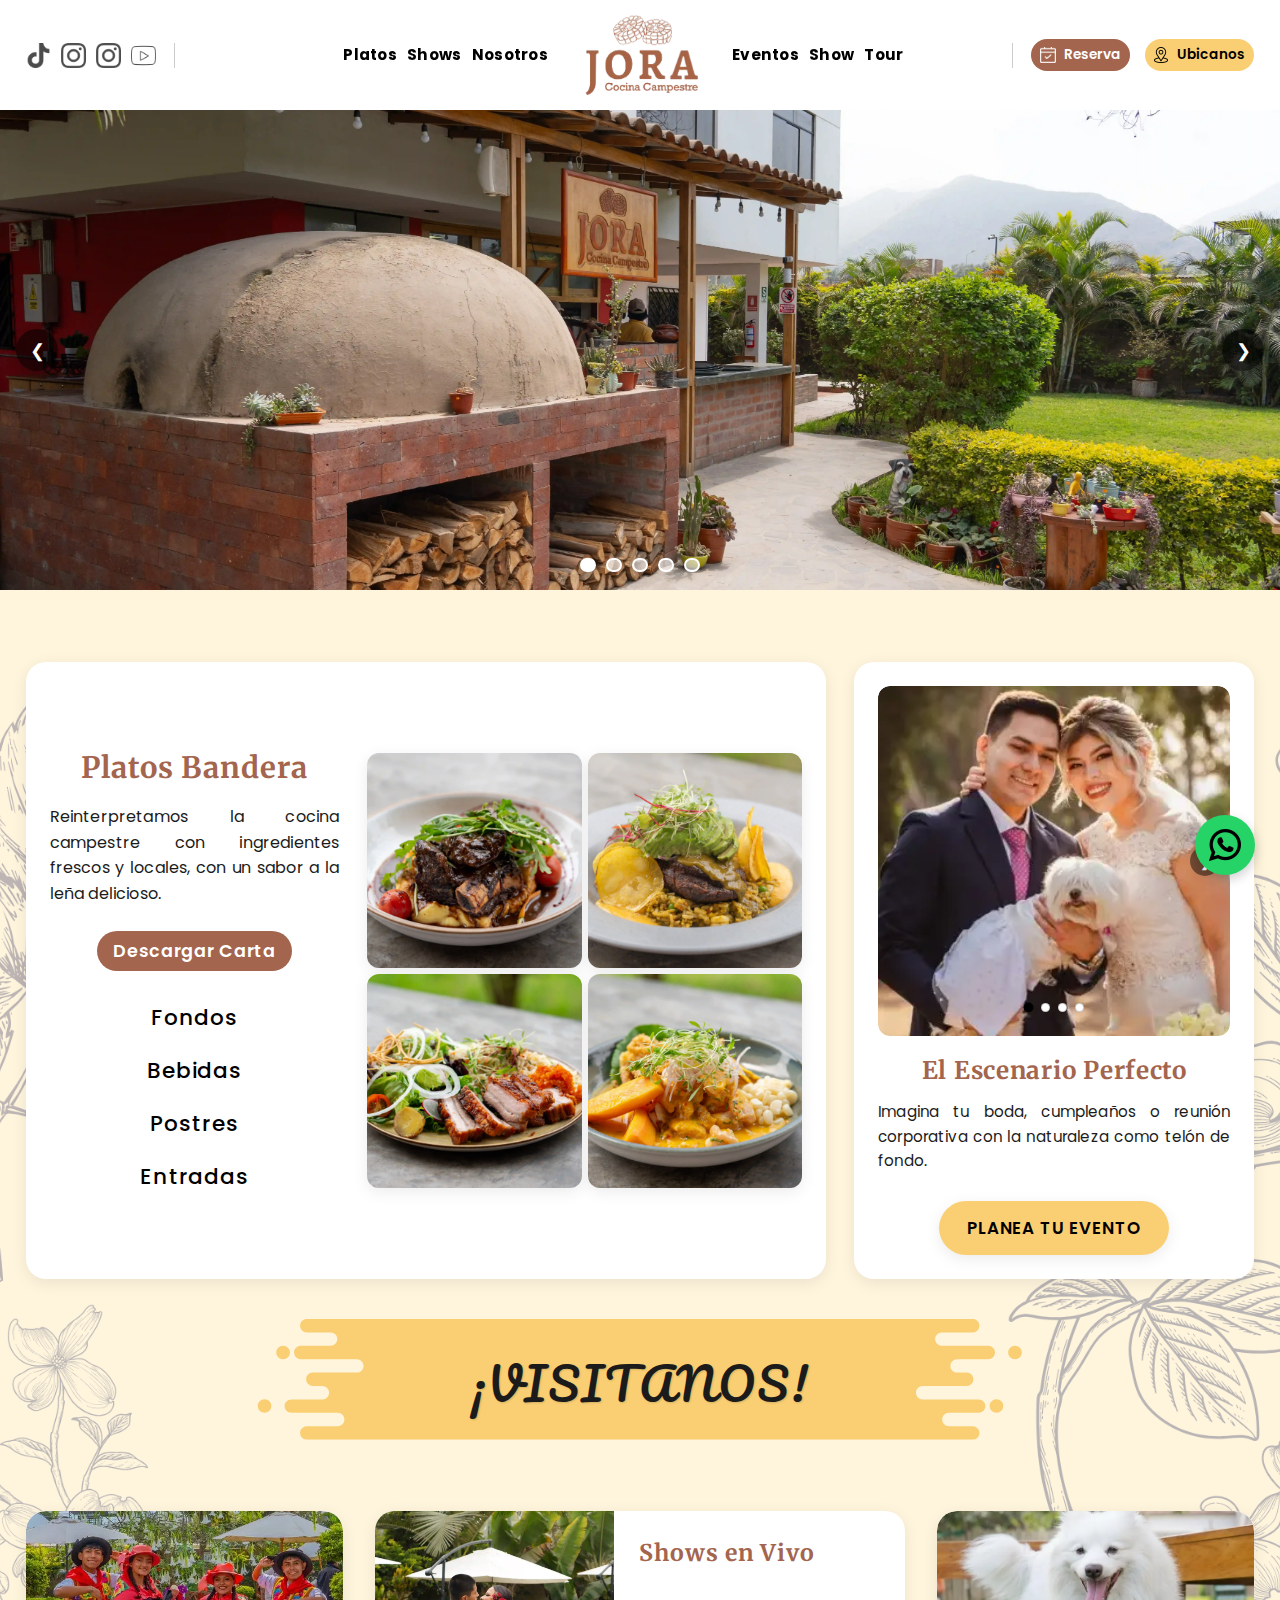
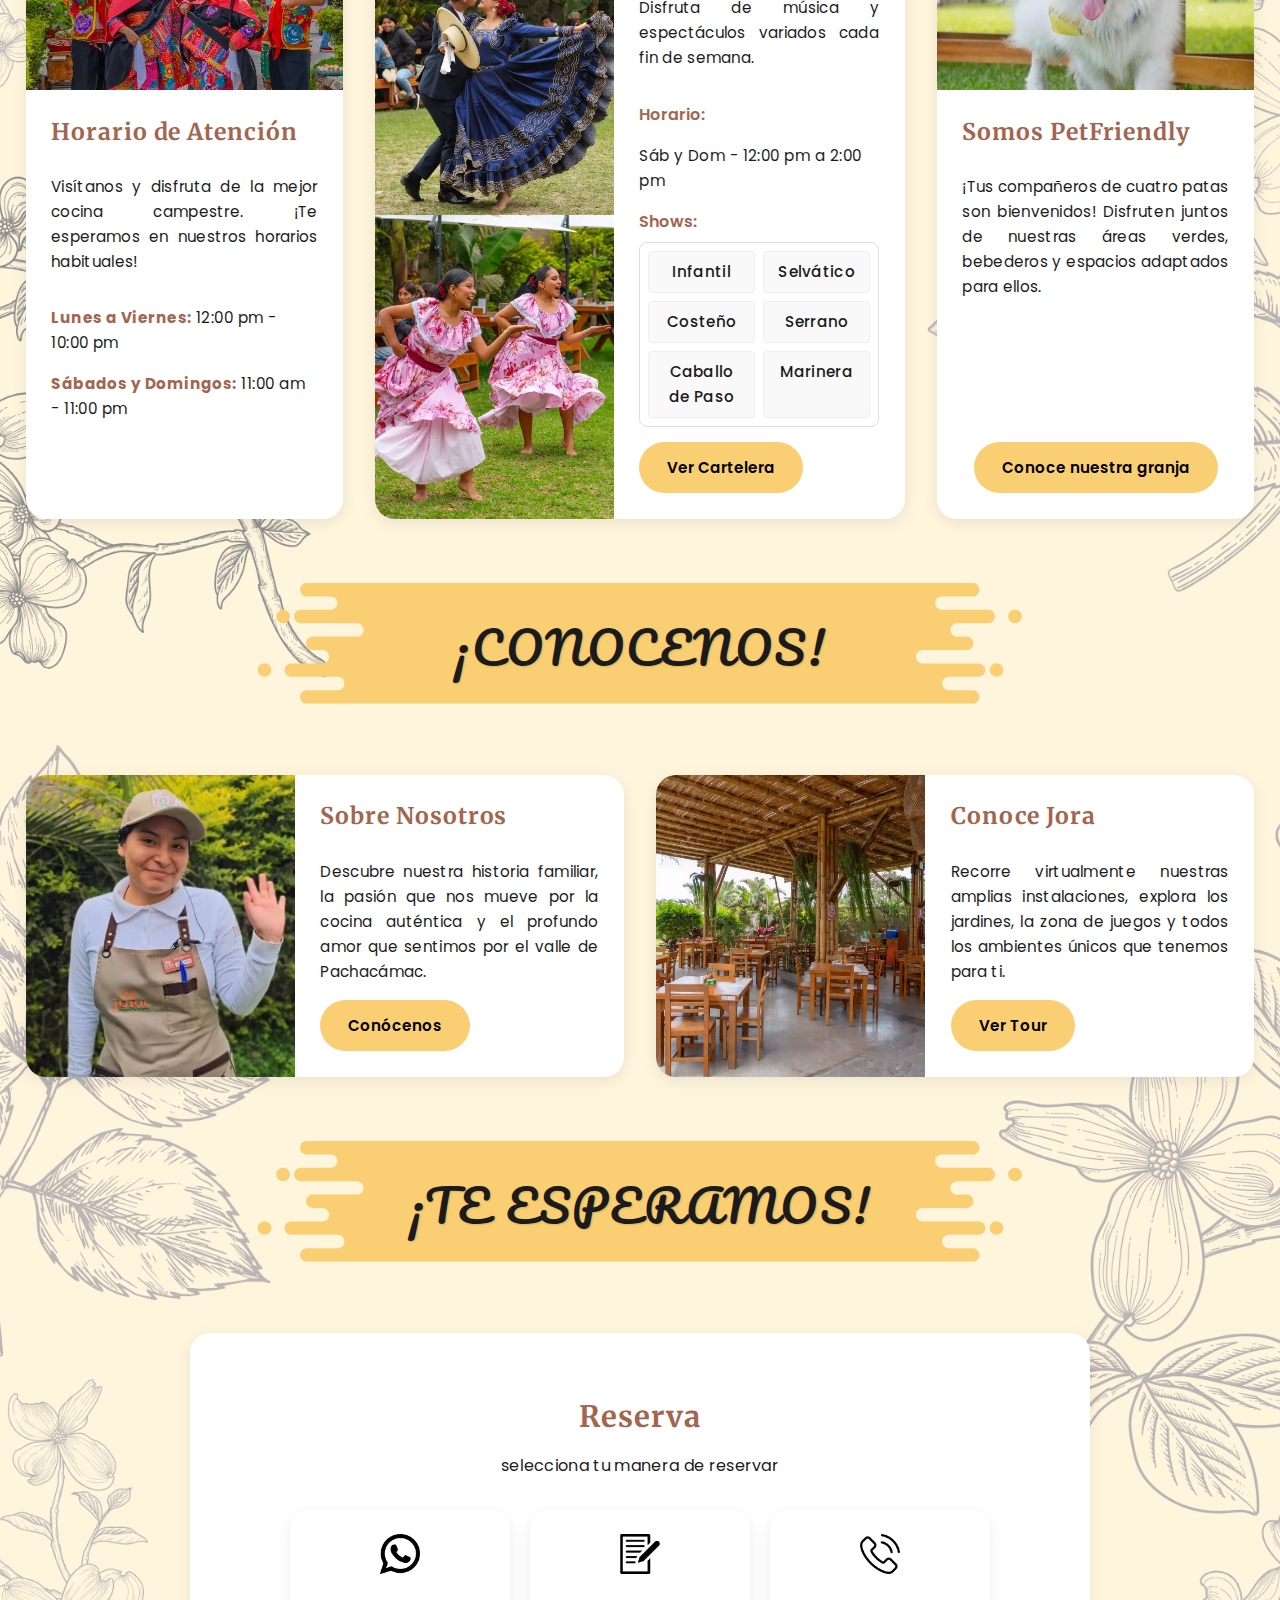
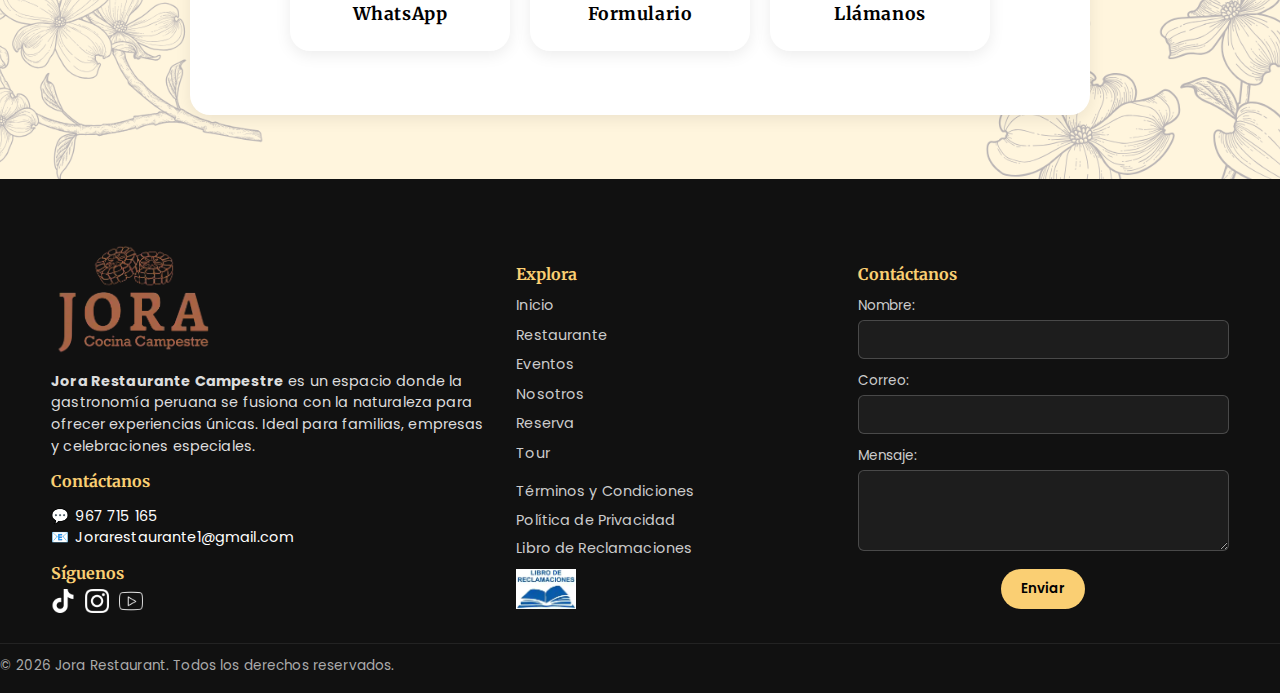
<file: index.html>
<!doctype html>
<html lang="es">
    <head>
        <meta charset="UTF-8" />
        <meta name="viewport" content="width=device-width, initial-scale=1" />
        <meta name="description" content="Jora Restaurant en Pachacámac: cocina campestre de autor, eventos y reservas." />
        <title>Jora Restaurant - Cocina Campestre de Autor</title>

        <link rel="preconnect" href="https://fonts.gstatic.com" crossorigin>
        <link href="https://fonts.googleapis.com/css2?family=Merriweather:wght@700&family=Poppins:wght@400;500;600&display=swap" rel="stylesheet">
        <link href="https://fonts.googleapis.com/css2?family=Pacifico&display=swap" rel="stylesheet">
        
        <link rel="stylesheet" href="styles/style.css" />

        <script defer src="main.js"></script>
    </head>
    <body>
        
        <header class="site-header">
            <div class="container header-inner">
        
                <div class="social-links-mobile">
                    <a href="https://www.tiktok.com/@jorarestaurante" aria-label="TikTok Jora" target="_blank"><img src="imagenes/tiktok.webp" alt="TikTok"></a>
                    <a href="https://www.instagram.com/jorarestaurante/?hl=es" aria-label="Instagram Jora" target="_blank"><img src="imagenes/ig.webp" alt="Instagram"></a>
                </div>
                
                <div class="header-col-left"> 
                    <div class="social-icons">
                        <a href="https://www.tiktok.com/@jorarestaurante" aria-label="TikTok Jora" target="_blank"><img src="imagenes/tiktok.webp" alt="TikTok"></a>
                        <a href="https://www.instagram.com/jorarestaurante/?hl=es" aria-label="Instagram Jora" target="_blank"><img src="imagenes/ig.webp" alt="Instagram"></a>
                        <a href="https://www.facebook.com/p/Jora-Restaurante-100068304454260/?locale=es_LA" aria-label="Facebook Jora" target="_blank"><img src="imagenes/ig.webp" alt="Facebook"></a>
                        <a href="#" aria-label="YouTube Jora" target="_blank"><img src="imagenes/youtube.webp" alt="YouTube"></a>
                    </div>
                    <span class="nav-separator"></span>
                    <nav class="primary-nav-desktop-left" aria-label="Navegación izquierda"> 
                        <ul>
                            <li><a href="#platos">Platos</a></li>
                            <li><a href="#visitanos">Shows</a></li>
                            <li><a href="#conocenos">Nosotros</a></li>
                        </ul>
                    </nav>
                </div>
        
                <a class="logo" href="#inicio" aria-label="Jora Restaurant - Ir a inicio" onclick="event.preventDefault(); window.scrollTo({top: 0, behavior: 'smooth'});">
                    <img src="imagenes/JORALOGOMEJOR.webp" alt="Logo de Jora Restaurant Campestre" width="260" height="76" />
                </a>
                
                <div class="header-col-right">
                    <nav class="primary-nav-desktop-right" aria-label="Navegación derecha"> 
                        <ul>
                            <li><a href="eventos.html">Eventos</a></li>
                            <li><a href="shows.html">Show</a></li>
                            <li><a href="tour.html">Tour</a></li>
                        </ul>
                    </nav>
                    <span class="nav-separator"></span>
                    <div class="header-ctas">
                        <a href="#reserva" class="nav-cta nav-cta-reserva"> 
                            <img src="imagenes/reserva.webp" alt="Reservar">
                            <span>Reserva</span>
                        </a>
                        <a href="https://maps.app.goo.gl/1N38ejmfC8MJ4Jpj9" target="_blank" rel="noopener noreferrer" class="nav-cta nav-cta-ubicanos">
                            <img src="imagenes/ubi.webp" alt="Ubicación">
                            <span>Ubicanos</span>
                        </a>
                    </div>
                </div>
                
                <nav id="primary-nav-mobile" class="primary-nav-mobile" aria-label="Navegación principal móvil">
                    <div class="social-links-mobile-in-menu">
                        <a href="https://www.tiktok.com/@jorarestaurante" aria-label="TikTok Jora" target="_blank"><img src="imagenes/tiktok.webp" alt="TikTok"></a>
                        <a href="https://www.instagram.com/jorarestaurante/?hl=es" aria-label="Instagram Jora" target="_blank"><img src="imagenes/ig.webp" alt="Instagram"></a>
                        <a href="https://www.facebook.com/p/Jora-Restaurante-100068304454260/?locale=es_LA" aria-label="Facebook Jora" target="_blank"><img src="imagenes/ig.webp" alt="Facebook"></a>
                        <a href="#" aria-label="YouTube Jora" target="_blank"><img src="imagenes/youtube.webp" alt="YouTube"></a>
                    </div>
                    <ul>
                        <li><a href="#inicio">Inicio</a></li>
                        <li><a href="comida.html">Platos</a></li>
                        <li><a href="bebidas.html">Bebidas</a></li>
                        <li><a href="eventos.html">Eventos</a></li>
                        <li><a href="shows.html">Show</a></li>
                        <li><a href="nosotros.html">Nosotros</a></li>
                        <li><a href="tour.html">Tour</a></li>
                    </ul>
                </nav>
                <button class="menu-toggle" aria-controls="primary-nav-mobile" aria-expanded="false" aria-label="Abrir menú" type="button">
                    <span class="menu-bar"></span><span class="menu-bar"></span><span class="menu-bar"></span>
                </button>
                
            </div>
        </header>

        <main id="inicio">
            <section class="hero">
                <div class="carousel" role="region" aria-label="Carrusel de imágenes">
                    <div class="slides">
                        <div class="slide active"><img src="./imagenes/foto1.webp" alt="Ambiente campestre soleado en Jora Restaurant" decoding="async" fetchpriority="high"></div>
                        <div class="slide"><img src="./imagenes/foto2.webp" alt="Parrilla a la leña encendida" loading="lazy" decoding="async"></div>
                        <div class="slide"><img src="./imagenes/foto3.webp" alt="Plato de comida típica peruana" loading="lazy" decoding="async"></div>
                        <div class="slide"><img src="./imagenes/foto4.webp" alt="Evento social al aire libre" loading="lazy" decoding="async"></div>
                        <div class="slide"><img src="./imagenes/foto5.webp" alt="Zona de juegos infantiles y áreas verdes" loading="lazy" decoding="async"></div>
                    </div>
                    <button class="prev" aria-label="Slide anterior" title="Anterior">❮</button>
                    <button class="next" aria-label="Slide siguiente" title="Siguiente">❯</button>
                    <div class="slider-dots" aria-label="Indicadores de carrusel" role="tablist"></div>
                    
                </div>
            </section>
            
            <section id="platos-movil" class="section mobile-platos-carousel-section">
                <h2 class="reserva-title" style="text-align: center; color: var(--color-secondary); margin-bottom: 24px;">Nuestros Platos Bandera</h2>
                
                <div class="mobile-platos-carousel" id="mobile-platos-carousel">
                    
                    <div class="carousel-slide active">
                        <img src="./imagenes/plato_bandera_1.webp" alt="Plato bandera: Carne con puré y brotes">
                        <div class="slide-text">
                            Reinterpretamos la cocina campestre peruana...
                            <br><a href="#reserva" class="btn-cta-carousel">Reserva Ya</a>
                        </div>
                    </div>
                    <div class="carousel-slide">
                        <img src="./imagenes/plato_bandera_2.webp" alt="Plato bandera: Pescado con salsa amarilla y aguacate">
                        <div class="slide-text">
                            Reinterpretamos la cocina campestre peruana...
                            <br><a href="#reserva" class="btn-cta-carousel">Reserva Ya</a>
                        </div>
                    </div>
                    <div class="carousel-slide">
                        <img src="./imagenes/plato_bandera_3.webp" alt="Plato bandera: Cerdo crocante con ensalada">
                        <div class="slide-text">
                            Reinterpretamos la cocina campestre peruana...
                            <br><a href="#reserva" class="btn-cta-carousel">Reserva Ya</a>
                        </div>
                    </div>
                    <div class="carousel-slide">
                        <img src="./imagenes/plato_bandera_4.webp" alt="Plato bandera: Causa limeña con pollo y brotes">
                        <div class="slide-text">
                            Reinterpretamos la cocina campestre peruana...
                            <br><a href="#reserva" class="btn-cta-carousel">Reserva Ya</a>
                        </div>
                    </div>
                </div>
                <div class="carousel-nav-mobile-platos">
                    <button class="prev-platos" aria-label="Anterior">❮</button>
                    <div class="carousel-dots-mobile-platos"></div>
                    <button class="next-platos" aria-label="Siguiente">❯</button>
                </div>
            </section>
            <div class="single-background-area">

                <section id="platos" class="section dual-focus-section">
    
                    <div class="container container-wide">
                        <div class="dual-layout-container">
                            <div class="dual-card card-platos">
                                <div class="platos-texto">
                                    <h2>Platos Bandera</h2>
                                    <p class="section-desc">Reinterpretamos la cocina campestre con ingredientes frescos y locales, con un sabor a la leña delicioso.</p>
                                    <ul class="platos-opciones">
                                        <li class="opcion-descargar"><a href="./archivos/CARTA.pdf" download>Descargar Carta</a></li>
                                        <li><a href="comida.html#fondos" data-target="1">Fondos</a></li>
                                        <li><a href="bebidas.html" data-target="2">Bebidas</a></li>
                                        <li><a href="comida.html#postres" data-target="3">Postres</a></li>
                                        <li><a href="comida.html#entradas" data-target="4">Entradas</a></li>
                                    </ul>
                                </div>
                                <div class="platos-fotos">
                                    <figure class="pb plato-1" data-id="1"><img src="./imagenes/plato_bandera_1.webp" alt="Plato bandera: Carne con puré y brotes" loading="lazy" decoding="async"></figure>
                                    <figure class="pb plato-2" data-id="2"><img src="./imagenes/plato_bandera_2.webp" alt="Plato bandera: Pescado con salsa amarilla y aguacate" loading="lazy" decoding="async"></figure>
                                    <figure class="pb plato-3" data-id="3"><img src="./imagenes/plato_bandera_3.webp" alt="Plato bandera: Cerdo crocante con ensalada" loading="lazy" decoding="async"></figure>
                                    <figure class="pb plato-4" data-id="4"><img src="./imagenes/plato_bandera_4.webp" alt="Plato bandera: Causa limeña con pollo y brotes" loading="lazy" decoding="async"></figure>
                                </div>
                            </div>
                            <div class="dual-card card-eventos">
    <div id="evento-carousel" class="cta-imagen cta-carousel">
        <div class="carousel-track-container">
            <ul class="carousel-track">
                <li class="carousel-slide current-slide">
                    <img class="carousel-image" src="./imagenes/wedding1.webp" alt="Boda en Jora - El Escenario Perfecto">
                </li>
                <li class="carousel-slide">
                    <img class="carousel-image" src="./imagenes/sociocultural1.webp" alt="Evento sociocultural en Jora - El Escenario Perfecto">
                </li>
                <li class="carousel-slide">
                    <img class="carousel-image" src="./imagenes/fiestaprivada1.webp" alt="Fiesta privada en Jora - El Escenario Perfecto">
                </li>
                <li class="carousel-slide">
                    <img class="carousel-image" src="./imagenes/evento1.webp" alt="Evento corporativo en Jora - El Escenario Perfecto">
                </li>
            </ul>
        </div>

        <button class="carousel-button carousel-button--left" aria-label="Imagen anterior">❮</button>
        <button class="carousel-button carousel-button--right" aria-label="Siguiente imagen">❯</button>

        <div class="carousel-nav">
            <button class="carousel-indicator current-slide" aria-label="Ir a imagen 1"></button>
            <button class="carousel-indicator" aria-label="Ir a imagen 2"></button>
            <button class="carousel-indicator" aria-label="Ir a imagen 3"></button>
            <button class="carousel-indicator" aria-label="Ir a imagen 4"></button>
        </div>
    </div>
    <div class="cta-texto">
        <h2 class="cta-titulo">El Escenario Perfecto</h2>
        <p class="cta-desc">Imagina tu boda, cumpleaños o reunión corporativa con la naturaleza como telón de fondo.</p>
        <a href="eventos.html" class="btn-cta">planea tu evento</a>
    </div>
</div>
                        </div>
                    </div>
                </section>

                <div class="section-divider divider-from-accent">
                    <img src="imagenes/fondo-division3.svg" alt="Divisor decorativo" class="divider-svg">
                    <h2 class="divider-title">¡VISITANOS!</h2>
                </div>

                <section id="visitanos" class="section info-section">
                    
                    <div class="container container-wide info-grid-3">
                        
                        <div class="info-card card-horario layout-image-top-padded">
                            <div class="info-card-image-wrapper">
                                <img src="./imagenes/horario.webp" alt="Reloj decorativo">
                            </div>
                            <div class="info-card-content">
                                <h3>Horario de Atención</h3>
                                <p>Visítanos y disfruta de la mejor cocina campestre. ¡Te esperamos en nuestros horarios habituales!</p>
                                <div class="horario-list">
                                    <p><strong>Lunes a Viernes:</strong> 12:00 pm - 10:00 pm</p>
                                    <p><strong>Sábados y Domingos:</strong> 11:00 am - 11:00 pm</p>
                                </div>
                            </div>
                        </div>
                        
                        <div class="info-card card-shows layout-image-side">
                            <div class="info-card-image-wrapper ev-collage">
                                <img src="./imagenes/show1.webp" alt="Músico tocando guitarra en escenario de Jora">
                                <img src="./imagenes/show2.webp" alt="Público disfrutando show en Jora">
                            </div>
                            <div class="info-card-content">
                                <h3>Shows en Vivo</h3>
                                <p>Disfruta de música y espectáculos variados cada fin de semana.</p>
                                <div class="show-details">
                                <h4>Horario:</h4>
                                <p>Sáb y Dom - 12:00 pm a 2:00 pm</p>
                                <h4>Shows:</h4>
                                <ul>
                                    <li>Infantil</li>
                                    <li>Selvático</li>
                                    <li>Costeño</li>
                                    <li>Serrano</li>
                                    <li>Caballo de Paso</li>
                                    <li>Marinera</li>
                                </ul>
                            </div>
                                <a href="shows.html" class="btn-info">Ver Cartelera</a>
                            </div>
                        </div>
                        
                        <div class="info-card card-petfriendly layout-image-top-padded">
                            <div class="info-card-image-wrapper">
                                <img src="./imagenes/petfriendly-card.webp" alt="Perro de raza Bobtail feliz en Jora">
                            </div>
                            <div class="info-card-content">
                                <h3>Somos PetFriendly</h3>
                                <p>¡Tus compañeros de cuatro patas son bienvenidos! Disfruten juntos de nuestras áreas verdes, bebederos y espacios adaptados para ellos.</p>
                                <a href="granja.html" class="btn-info">Conoce nuestra granja</a>
                            </div>
                        </div>
                    </div>
                </section>

                <div class="section-divider divider-from-light">
                    <img src="imagenes/fondo-division3.svg" alt="Divisor decorativo" class="divider-svg">
                    <h2 class="divider-title">¡CONOCENOS!</h2>
                </div>

                <section id="conocenos" class="section info-section">
                    <div class="container container-wide info-grid-2">
                        
                        <div class="info-card card-nosotros layout-image-side">
                            <div class="info-card-image-wrapper">
                                <img src="./imagenes/nosotros-img.webp" alt="Collage del equipo y ambiente de Jora Restaurant">
                            </div>
                            <div class="info-card-content">
                                <h3>Sobre Nosotros</h3>
                                <p>Descubre nuestra historia familiar, la pasión que nos mueve por la cocina auténtica y el profundo amor que sentimos por el valle de Pachacámac.</p>
                                <a href="nosotros.html" class="btn-info">Conócenos</a>
                            </div>
                        </div>
                        
                        <div class="info-card card-conoce layout-image-side conoce-jora-carousel-container">
                            <div class="info-card-image-wrapper">
                                <img src="./imagenes/conoce-jora.webp" alt="Vista aérea de las instalaciones campestres de Jora Restaurant">
                            </div>
                            <div class="info-card-content">
                                <h3>Conoce Jora</h3>
                                <p>Recorre virtualmente nuestras amplias instalaciones, explora los jardines, la zona de juegos y todos los ambientes únicos que tenemos para ti.</p>
                                <a href="tour.html" class="btn-info">Ver Tour</a>
                                
                                </div>
                        </div>
                    </div>
                </section>

                <div class="section-divider divider-from-accent">
                    <img src="imagenes/fondo-division3.svg" alt="Divisor decorativo" class="divider-svg">
                    <h2 class="divider-title">¡TE ESPERAMOS!</h2>
                </div>

                <section id="reserva" class="section reserva">
                    <div class="container">
                        <h2 class="reserva-title">Reserva</h2>
                        <p class="reserva-desc">selecciona tu manera de reservar</p>
                        <div class="reserva-opciones">
                            <a href="https://wa.me/51967715165" target="_blank" class="reserva-card reserva-card-simple"><img src="./imagenes/escribenos.webp" alt="Icono chat WhatsApp" class="reserva-icon-img"><h3>WhatsApp</h3></a>
                            <a href="cotizar_evento.html" class="reserva-card reserva-card-simple"><img src="./imagenes/formulario.webp" alt="Icono de formulario" class="reserva-icon-img"><h3>Formulario</h3></a>
                            <a href="tel:+51970278305" class="reserva-card reserva-card-simple"><img src="./imagenes/llamanos.webp" alt="Icono de teléfono" class="reserva-icon-img"><h3>Llámanos</h3></a>
                        </div>
                    </div>
                </section>

            </div>
            <a href="https://wa.me/51967715165" target="_blank" rel="noopener" class="whatsapp-flotante" aria-label="Contactar por WhatsApp">
                <img src="imagenes/whatsapp-flotante.webp" alt="WhatsApp">
            </a>

            <footer class="site-footer-dark">
                <div class="container footer-grid">
                    <div class="footer-info">
                        <img src="./imagenes/JORALOGOMEJOR.webp" alt="Logo Jora Restaurant footer" class="footer-logo">
                        <p>
                            <strong>Jora Restaurante Campestre</strong> es un espacio donde la gastronomía peruana
                            se fusiona con la naturaleza para ofrecer experiencias únicas. Ideal para familias,
                            empresas y celebraciones especiales.
                        </S>
                        <h4>Contáctanos</h4>
                        <p class="footer-contact">
                            <a href="https://wa.me/51967715165" target="_blank" rel="noopener">
                            <span class="icon">💬</span> 967 715 165
                            </a><br>
                            <a href="mailto:Jorarestaurante1@gmail.com">
                            <span class="icon">📧</span> Jorarestaurante1@gmail.com
                            </a>
                        </p>
                        <h4>Síguenos</h4>
                        <div class="footer-social">
                            <a href="#" aria-label="TikTok"><img src="./imagenes/tiktok.webp" alt="TikTok Jora"></a>
                            <a href="#" aria-label="Instagram"><img src="./imagenes/ig.webp" alt="Instagram Jora"></a>
                            <a href="#" aria-label="YouTube"><img src="imagenes/youtube.webp" alt="YouTube Jora"></a>
                        </div>
                    </div>
                    <div class="footer-nav">
                        <h4>Explora</h4>
                        <ul>
                            <li><a href="#inicio">Inicio</a></li>
                            <li><a href="#platos">Restaurante</a></li>
                            <li><a href="eventos.html">Eventos</a></li>
                            <li><a href="nosotros.html">Nosotros</a></li>
                            <li><a href="reserva.html">Reserva</a></li>
                            <li><a href="tour.html">Tour</a></li>
                        </ul>
                        <ul class="footer-legal">
                            <li><a href="#">Términos y Condiciones</a></li>
                            <li><a href="#">Política de Privacidad</a></li>
                            <li>
                                <a href="#">Libro de Reclamaciones</a>
                                <img src="./imagenes/librodereclamaciones.webp" alt="Icono Libro de Reclamaciones Perú" class="footer-libro">
                            </li>
                        </ul>
                    </div>
                    <div class="footer-contact-form">
                        <h4>Contáctanos</h4>
                        <form action="#" method="post">
                            <div class="form-group">
                                <label for="footer-name">Nombre:</label>
                                <input type="text" id="footer-name" name="name" required>
                            </div>
                            <div class="form-group">
                                <label for="footer-email">Correo:</label>
                                <input type="email" id="footer-email" name="email" required>
                            </div>
                            <div class="form-group">
                                <label for="footer-message">Mensaje:</label>
                                <textarea id="footer-message" name="message" rows="3" required></textarea>
                            </div>
                            <button type="submit" class="btn-footer-submit">Enviar</button>
                        </form>
                    </div>
                </div>
                <div class="footer-bottom">
                    <p>© <span id="year"></span> Jora Restaurant. Todos los derechos reservados.</p>
                </div>
            </footer>
        </main>

        <script>
          // Script simple para actualizar el año del copyright
            document.getElementById('year').textContent = new Date().getFullYear();
        </script>
    </body>
</html>
</file>
<file: styles/style.css>
/* =========================
   JORA — Estilos Base y Variables Globales
   ========================= */

:root{
    --color-primary: #facf73;       /* Amarillo Jora */
    --color-secondary: #a3654e;     /* Marrón Jora */
    --color-black: #000000;
    --color-text: #1b1b1b;
    --color-bg: #F0F0F0;            /* Gris más notable */
    --color-bg-accent: #FFF5DD;     /* Amarillo más intenso */
    --surface: #ffffff;             /* Blanco para tarjetas */

    --header-h: 110px;
    --header-h-scrolled: 80px;
    
    --header-bg-alpha: 0.80;

    --font-1: 'Poppins', system-ui, -apple-system, Segoe UI, Roboto, Arial, sans-serif; /* Cuerpo */
    --font-2: 'Merriweather', serif; /* Encabezados */
    --font-3: 'Poppins', Arial, sans-serif; /* Navegación, Botones */

    --radius-lg: 20px;
    --radius-md: 12px;
    --shadow-1: 0 4px 16px rgba(0,0,0,.08);
    --shadow-2: 0 6px 18px rgba(0,0,0,.12);
    
    --spacing-m: clamp(1rem, 1.5vw, 1.5rem);
    --spacing-l: clamp(1.5rem, 2.5vw, 2rem);
    --spacing-xl: clamp(2.5rem, 5vw, 4rem);
    
    /* === AJUSTES DE TAMAÑO DE FUENTE (SOLICITUD DE REDUCCIÓN) === */
    --font-base: clamp(0.95rem, 1.0vw, 1.05rem); 
    --font-h3: clamp(1.15rem, 1.8vw, 1.5rem); 
    --font-h2: clamp(1.4rem, 2.3vw, 2.0rem); 
    --font-h1: clamp(1.8rem, 3.0vw, 2.6rem); 
    /* ========================================================== */
}

/* =========================
    Reset y Estilos Globales
   ========================= */
*{ box-sizing: border-box; }
html{ scroll-behavior: smooth; }

body{
    background-color: var(--color-bg-accent); 
    margin: 0;
    padding-top: 0;
    font-family: var(--font-1);
    font-size: var(--font-base);
    color: var(--color-text);
    overflow-x: hidden;
}
img{ 
    
    max-width: 100%; 
    height: auto; 
    display: block; 
    object-fit: cover; 
    object-position: center center; 
}
a{ color: var(--color-secondary); text-decoration: none; }
a:hover{ text-decoration: underline; text-underline-offset: 3px; }
.container{ width: min(1200px, 92%); margin: 0 auto; }
.section{ padding: var(--spacing-xl) 0; }

/* =================================== */
/* FONDO ÚNICO (Repetición Vertical Centrada) */
/* =================================== */
.single-background-area {
    background-color: var(--color-bg-accent);
    background-image: url('../imagenes/fondo-cocina-hojas.png');
    
    background-repeat: repeat-y no-repeat; 
    background-position: center top; 
    background-size: 135rem auto; 
}

.section-bg-light, .section-bg-accent {
    background-color: transparent;
    background-image: none;
}


h1, h2, h3 { letter-spacing: 0.03em; line-height: 1.35; }
h1{ font-family: var(--font-2); font-size: var(--font-h1); }
h2, .reserva-title { font-family: var(--font-2); font-size: var(--font-h2); margin: 0 0 12px; font-weight: 700; }
h3{ font-family: var(--font-2); font-size: var(--font-h3); }

/* === CAMBIO (Petición 8): Texto justificado === */
p, li { 
    line-height: 1.7; 
    letter-spacing: 0.01em; 
    text-align: justify; /* <-- CORREGIDO: Vuelve a estar justificado */
    font-size: var(--font-base); 
}
.reserva-card-simple p { line-height: revert; letter-spacing: revert; text-align: center; }


/* =========================
   Header (NUEVA ESTRUCTURA COMPLETA)
   ========================= */
.site-header{ 
    position: fixed; inset: 0 0 auto 0; z-index: 1000; 
    height: var(--header-h); 
    background: transparent; 
    box-shadow: none; 
    transition: height .3s ease, background .3s ease, box-shadow .3s ease; 
}
.site-header.scrolled{ 
    height: var(--header-h-scrolled); 
    background: hsla(43, 89%, 85%, var(--header-bg-alpha)); 
    backdrop-filter: blur(6px); -webkit-backdrop-filter: blur(6px); 
    box-shadow: 0 2px 8px rgba(0,0,0,.08); 
}
.site-header .container{ width: 100%; max-width: none; margin: 0; padding: 0 16px; }

.header-inner{ 
    position: relative; 
    display: grid; 
    grid-template-columns: 1fr auto 1fr; 
    align-items: center; 
    height: 100%; 
    gap: var(--spacing-l); 
}

.logo {
    grid-column: 2 / 3;
    justify-self: center;
    position: relative;
    z-index: 10;
    transition: all 0.3s ease;
}
.logo img {
    height: 85px;  
    width: auto; 
    display: block; 
    transition: height .3s ease; 
}
.site-header.scrolled .logo img { 
    height: 60px; 
    width: auto;
}

.header-col-left {
    display: flex;
    align-items: center;
    justify-content: flex-start; 
    gap: 25px; 
    flex: 1; 
    min-width: 0;
    transition: all 0.3s ease; 
}

.header-col-right {
    display: flex;
    align-items: center;
    justify-content: flex-end; 
    gap: 25px; 
    flex: 1; 
    min-width: 0;
    transition: all 0.3s ease; 
}

.primary-nav-desktop-left {
    margin-left: auto; 
}
.primary-nav-desktop-right {
    margin-right: auto; 
}


.nav-separator {
    width: 1px;
    height: 30px;
    background-color: rgba(0, 0, 0, 0.2);
    margin: 0; 
    transition: all 0.3s ease, transform 0.3s ease; 
}

.social-icons {
    display: flex;
    gap: 15px; 
    align-items: center;
    transition: all 0.3s ease, transform 0.3s ease; 
    flex-shrink: 0;
}
.social-icons img {
    height: 30px; 
    width: 30px;
    opacity: 0.7;
    transition: opacity 0.2s, transform 0.2s;
}
.social-icons a:hover img {
    opacity: 1;
    transform: scale(1.1);
}

.primary-nav-desktop-left ul,
.primary-nav-desktop-right ul { 
    display: flex; 
    list-style: none; 
    padding: 0; 
    margin: 0; 
    gap: 25px; 
    flex-shrink: 0; 
}

.primary-nav-desktop-left a,
.primary-nav-desktop-right a {
    font-family: var(--font-3); 
    font-weight: 700; 
    color: var(--color-black); 
    line-height: 1; 
    font-size: 1.2rem;
    letter-spacing: 0.02em; 
    padding-bottom: 5px; 
    transition: all .3s ease; 
    white-space: nowrap;
    transform: scale(1); 
    position: relative; 
    text-decoration: none !important; 
    overflow: hidden; 
}

.primary-nav-desktop-left a::after,
.primary-nav-desktop-right a::after {
    content: '';
    position: absolute;
    bottom: 0; left: 0;
    width: 100%; height: 3px; 
    background-color: var(--color-secondary); 
    transform: scaleX(0); 
    transform-origin: left; 
    transition: transform 0.3s ease-out; 
}

.primary-nav-desktop-left a:hover::after,
.primary-nav-desktop-right a:hover::after {
    transform: scaleX(1); 
}

.header-ctas {
    display: flex;
    gap: 15px; 
    transition: all 0.3s ease, transform 0.3s ease; 
    flex-shrink: 0;
}
.nav-cta {
    display: flex;
    align-items: center;
    gap: 8px;
    font-family: var(--font-3);
    font-weight: 600;
    font-size: 1.1rem; 
    padding: 10px 30px;
    border-radius: 50px;
    text-decoration: none;
    transition: all 0.3s ease;
    white-space: nowrap; 
}
.nav-cta img {
    width: 22px; 
    height: 22px;
}
.nav-cta-reserva {
    background: var(--color-secondary);
    color: #fff;
}
.nav-cta-reserva:hover {
    background: var(--color-primary);
    color: var(--color-black);
    text-decoration: none;
    transform: scale(1.03);
}
.nav-cta-ubicanos {
    background: var(--color-primary);
    color: var(--color-black);
}
.nav-cta-ubicanos:hover {
    background: var(--color-secondary);
    color: #fff;
    text-decoration: none;
    transform: scale(1.03);
}

.site-header.scrolled .header-ctas,
.site-header.scrolled .social-icons,
.site-header.scrolled .nav-separator {
    opacity: 0;
    visibility: hidden;
    pointer-events: none;
    width: 0; 
    padding: 0;
    margin: 0;
    gap: 0;
}

.site-header.scrolled .header-ctas {
    transform: translateX(50px); 
}
.site-header.scrolled .social-icons {
    transform: translateX(-50px); 
}

.site-header.scrolled .header-col-left {
    justify-content: center; 
    flex-grow: 0.5; 
}
.site-header.scrolled .header-col-right {
    justify-content: center; 
    flex-grow: 0.5; 
}

/* === NUEVO: Redes Sociales Móvil en Header === */
.social-links-mobile {
    display: none; /* Oculto por defecto, se muestra en móvil */
    position: absolute; 
    left: 16px; 
    top: 50%;
    transform: translateY(-50%);
    z-index: 1001; 
    align-items: center;
    gap: 10px;
}
.social-links-mobile img {
    height: 25px; 
    width: 25px;
    opacity: 0.8;
}

.primary-nav-mobile .social-links-mobile-in-menu {
    display: none; /* Se muestra solo cuando el menú está abierto */
    justify-content: center;
    margin-top: 30px;
    gap: 20px;
    padding-bottom: 20px; 
    border-top: 1px solid rgba(255,255,255,0.1); 
    padding-top: 20px;
}
.primary-nav-mobile .social-links-mobile-in-menu img {
    width: 32px;
    height: 32px;
    filter: brightness(0) invert(1); /* Pone los íconos blancos en el menú */
}


/* =========================
   Móvil
   ========================= */
.primary-nav-mobile { display: none !important; }

.menu-toggle{ 
    visibility: hidden; 
    pointer-events: none; 
    opacity: 0;
    position: absolute; 
    top: 50%; 
    right: 20px; 
    transform: translateY(-50%); 
    border: 0; background: transparent; cursor: pointer; 
    padding: 6px; width: 36px; height: 28px; z-index: 1100; 
}
.menu-bar{ position: absolute; left: 50%; transform: translateX(-50%); width: 22px; height: 4px; background: var(--color-black); border-radius: 50px; transition: transform .25s ease, opacity .2s ease, top .25s ease, background .25s ease; }
.menu-bar:nth-child(1){ top: 0; } .menu-bar:nth-child(2){ top: 50%; transform: translate(-50%, -50%); } .menu-bar:nth-child(3){ bottom: 0; }
.menu-toggle.is-open .menu-bar:nth-child(1){ top: 50%; transform: translate(-50%, -50%) rotate(45deg); } .menu-toggle.is-open .menu-bar:nth-child(2){ opacity: 0; } .menu-toggle.is-open .menu-bar:nth-child(3){ bottom: auto; top: 50%; transform: translate(-50%, -50%) rotate(-45deg); }
body.menu-open .menu-toggle .menu-bar{ background: var(--color-black); }


/* =========================
   Hero / Carrusel Principal
   ========================= */
/* --- REEMPLÁZALO CON ESTO --- */
.hero{ 
    background: var(--surface); 
    padding-top: var(--header-h); 
    display: block;
    margin-bottom: var(--spacing-l); /* <-- ¡Esta es la línea CORRECTA! */
}
.carousel{ position: relative; width: 100%; aspect-ratio: 8/3; overflow: hidden; isolation: isolate; }
.slides{ position: relative; width: 100%; height: 100%; }
.slide{ position: absolute; inset: 0; opacity: 0; pointer-events: none; transition: opacity .25s ease-in-out; }
.slide.active{ opacity: 1; z-index: 1; }
.slide img{ width: 100%; height: 100%; object-fit: cover; object-position: center; }
.prev, .next{ position: absolute; top: 50%; transform: translateY(-50%); z-index: 3; width: 42px; height: 42px; border-radius: 999px; border: 0; background: rgba(0,0,0,.55); color: #fff; font-size: 18px; line-height: 42px; cursor: pointer; display: grid; place-items: center; box-shadow: 0 4px 10px rgba(0,0,0,.25); }
.prev{ left: 16px; } .next{ right: 16px; }
.prev:hover, .next:hover{ background: rgba(0,0,0,.7); }
.slider-dots{ position: absolute; bottom: 18px; left: 50%; transform: translateX(-50%); z-index: 2; display: flex; align-items: center; gap: 10px; }
.dot{ width: 14px; height: 14px; border-radius: 999px; border: 2px solid #fff; background: rgba(255,255,255,.6); cursor: pointer; }
.dot.active{ background: #fff; }

/* =========================
   NUEVO: Carrusel Móvil Platos Bandera
   ========================= */

/* === INICIO: CAMBIOS GABO (SLIDE + SWIPE) === */
.mobile-platos-carousel-section {
    display: none; /* Oculto por defecto */
    padding-bottom: 0; /* <--- ¡CÁMBIALO A 0! */
    position: relative; /* Para posicionar botones */
    overflow: hidden; /* Para ocultar slides */
}
.mobile-platos-carousel {
    position: relative; 
    height: 450px; 
    display: flex; /* Contenedor flex para slides */
    transition: transform 0.3s ease-out; /* Animación de slide */
}
.mobile-platos-carousel .carousel-slide {
    flex-shrink: 0;
    width: 100%;
    height: 100%; 
    overflow: hidden;
    position: relative; /* Para superponer texto */
    
    /* Remover estilos de FADE */
    /* position: absolute; */
    /* opacity: 0; */
    /* transition: opacity 0.3s ease-in-out; */
    /* z-index: 1; */
}
/* .mobile-platos-carousel .carousel-slide.active { ... } */ /* Ya no se usa para fade */

.mobile-platos-carousel .carousel-slide img {
    width: 100%;
    height: 100%;
    object-fit: cover;
}
/* === FIN: CAMBIOS GABO === */


/* === INICIO: CAMBIOS GABO (MÓVIL - CARRUSEL PLATOS TEXTO) === */
.mobile-platos-carousel .slide-text {
    position: absolute;
    top: 0; 
    bottom: 0; 
    height: 100%;
    left: 0;
    width: 100%;
    /* Degradado blanco superior */
    background: linear-gradient(to bottom, rgba(255,255,255,0.7) 0%, rgba(255,255,255,0) 40%);    color: var(--color-text); 
    padding: 1.5rem 1rem 1.5rem; 
    text-align: center;
    /* Texto más pequeño */
    font-size: clamp(1.1rem, 4.1vw, 1.3rem); 
    font-family: var(--font-2); 
    font-weight: 700;
    line-height: 1.3;
    z-index: 3;
}
/* === FIN: CAMBIOS GABO === */

.slide-text .btn-cta-carousel {
    /* ... (las líneas de position/transform quedan IGUALES) ... */
    position: absolute;
    bottom: 1.5rem;
    left: 50%;
    transform: translateX(-50%);

    display: inline-block;
    
    /* === INICIO: CAMBIO GABO (Botón Fantasma) === */
    background: transparent;
    color: #f0e6e6; /* Texto gris, igual que el borde */
    border: 2px solid #524d4d; /* Borde gris */
    /* === FIN: CAMBIO GABO === */

    padding: 10px 24px;
    border-radius: 50px;
    font-family: var(--font-3);
    font-weight: 600;
    font-size: 1rem;
    text-decoration: none;
    text-transform: uppercase;
    margin-top: 0; 
    transition: transform 0.3s ease, background-color 0.3s ease, color 0.3s ease; /* Añadida transición */
}
.slide-text .btn-cta-carousel:hover {
    transform: scale(1.05) translateX(-50%); /* Ajustar hover transform */
    
    /* === INICIO: CAMBIO GABO (Hover) === */
    background: #595252; /* Fondo se rellena de gris */
    color: var(--color-black); /* Texto se vuelve negro */
    /* === FIN: CAMBIO GABO === */
}

.carousel-nav-mobile-platos {
    display: flex;
    justify-content: center;
    align-items: center;
    gap: 1rem;
    margin-top: 0; /* <-- ¡ESTE ES EL ÚNICO CAMBIO! */
}

/* === INICIO: CAMBIOS GABO (BOTONES DENTRO) === */
.carousel-nav-mobile-platos button {
    position: absolute; /* Posicionar sobre el carrusel */
    top: 50%;
    transform: translateY(-50%);
    z-index: 10;
    
    background: rgba(255, 255, 255, 0.6); /* Nuevo estilo */
    color: #000;
    border: none;
    border-radius: 50%;
    width: 40px;
    height: 40px;
    font-size: 1.5rem;
    cursor: pointer;
    display: grid; place-items: center;
    transition: background-color 0.3s ease;
}
.carousel-nav-mobile-platos button:hover {
    background: rgba(255, 255, 255, 0.9);
}
.carousel-nav-mobile-platos button.prev-platos {
    left: 10px;
}
.carousel-nav-mobile-platos button.next-platos {
    right: 10px;
}
.carousel-nav-mobile-platos button.is-hidden {
    display: none; /* Ocultar botones en extremos */
}

/* === FIN: CAMBIOS GABO === */

/* --- REEMPLÁZALO CON ESTO --- */
/* --- REEMPLÁZALO CON ESTO --- */
.carousel-dots-mobile-platos {
    display: flex;
    gap: 0.5rem; 
    position: absolute;
    bottom: 5px; /* <--- MÁS ABAJITO (antes 20px) */
    left: 50%;
    transform: translateX(-50%);
    z-index: 10; 
}
/* --- REEMPLÁZALO CON ESTO --- */
.carousel-dots-mobile-platos .dot {
    /* === INICIO: CAMBIO GABO (Estilo RAYA) === */
    width: 25px;  /* Ancho de la raya */
    height: 4px;   /* Alto de la raya */
    background-color: rgba(255, 255, 255, 0.6); /* Color blanco semi-transparente */
    border-radius: 50px; /* Bordes redondeados (pill shape) */
    border: 1px solid rgba(0,0,0,0.1);
    /* === FIN: CAMBIO GABO === */
    
    cursor: pointer;
    /* Transición para el cambio de tamaño/color */
    transition: background-color 0.3s ease, width 0.3s ease;
}
/* --- REEMPLÁZALO CON ESTO --- */
.carousel-dots-mobile-platos .dot.active {
    /* === INICIO: CAMBIO GABO (Activo más largo y blanco) === */
    background-color: #ffffff; /* Color blanco sólido */
    border-color: rgba(0,0,0,0.2);
    width: 40px; /* Se hace más larga al estar activa */
    /* === FIN: CAMBIO GABO === */
}


/* =========================
   Bloque Dual (Platos + Eventos CTA)
   ========================= */
.dual-focus-section { padding-top: 40px; padding-bottom: 40px;}
.container-wide { width: min(1600px, 98%); }
.dual-layout-container { 
    display: grid; 
    grid-template-columns: 2fr 1fr;
    gap: 28px;
    align-items: stretch; 
}
.dual-card { background: var(--surface); border-radius: var(--radius-lg); box-shadow: var(--shadow-1); padding: 28px; display: flex; flex-direction: column; }

/* --- Estilos de Platos Bandera --- */
.card-platos { 
    display: grid; 
    grid-template-columns: 1fr 1.5fr;
    gap: 28px;
    align-items: center; 
}
.card-platos .platos-texto h2 { text-align: center; color: var(--color-secondary); }

/* === CAMBIO (Petición 4): Texto visible en monitor === */
.card-platos .platos-texto .section-desc { 
    display: block; /* Visible por defecto */
    font-size: 1.0rem;
    line-height: 1.6; 
    text-align: justify; /* Justificado como el resto de párrafos */
    font-weight: 400; 
}
.platos-opciones{ 
    list-style: none; margin: 0; padding: 0; 
    display: flex; flex-direction: column; 
    gap: 20px;
    align-items: center; 
    justify-content: space-around;
    height: 100%;
}
.platos-opciones a{ 
    position: relative; 
    font: 500 clamp(1.05rem, 1.9vw, 1.35rem) var(--font-3); /* Reducido */
    color: var(--color-black); 
    letter-spacing: 0.04em; 
    text-align: center; 
    text-decoration: none; 
    transition: color .3s ease; 
} 
.platos-opciones a:hover, .platos-opciones a:focus{ color: var(--color-secondary); }

.opcion-descargar a { 
    background: var(--color-secondary); 
    color: #fff !important; 
    padding: clamp(0.5rem, 1vw, 0.7rem) clamp(1rem, 2.5vw, 1.5rem); 
    border-radius: 50px; 
    font-weight: 600; 
    transition: background 0.3s, transform 0.3s, padding 0.3s ease; 
}
.opcion-descargar a:hover { background: var(--color-primary); color: var(--color-black) !important; text-decoration: none; transform: scale(1.05); }
.opcion-descargar { margin-top: 16px; margin-bottom: 16px; }

.platos-fotos{ 
    aspect-ratio: 1 / 1;
    display: grid; 
    grid-template-columns: 1fr 1fr; /* 2x2 en desktop */
    grid-template-rows: 1fr 1fr; 
    gap: 6px; 
    align-items: stretch; 
    justify-items: stretch; 
    transition: grid-template-columns .32s ease, grid-template-rows .32s ease;
    align-self: center; 
}

.platos-fotos .pb{ 
    position: relative; margin: 0; 
    border-radius: var(--radius-md); overflow: hidden; 
    box-shadow: var(--shadow-1); 
    min-width: 0; min-height: 0;
    transition: transform 0.3s ease, box-shadow 0.3s ease, opacity 0.3s ease, border-radius 0.25s ease;
}
.platos-fotos .pb img{ 
    width: 100%; height: 100%; 
    object-fit: cover; object-position: center; 
    transition: transform 0.3s ease;
}
.platos-fotos .pb:hover img { transform: scale(1.05); }

/* --- Estilos de Eventos CTA --- */
.card-eventos { 
    justify-content: flex-start;
}

.card-eventos .cta-titulo { 
    font-family: var(--font-2); 
    font-size: clamp(1.3rem, 1.9vw, 1.8rem); /* Reducido */
    color: var(--color-secondary); 
    margin-bottom: 12px; 
    line-height: 1.2; 
    text-align: center; 
    padding-top: 20px; 
}

/* === CAMBIO (Petición 8): Texto justificado === */
.card-eventos .cta-desc { 
    font-size: 0.95rem; /* Ajustado de 1.05rem */
    line-height: 1.6; 
    color: var(--color-text); 
    margin-bottom: 28px; 
    text-align: justify; /* <-- CORREGIDO: Vuelve a estar justificado */
    font-weight: 400; 
}

.btn-cta { display: block; width: fit-content; margin: 0 auto; background: var(--color-primary); color: var(--color-black); padding: 14px 28px; border-radius: 50px; font-family: var(--font-3); font-weight: 600; font-size: 1.05rem; text-decoration: none; text-transform: uppercase; letter-spacing: 0.05em; box-shadow: var(--shadow-1); transition: transform .3s ease, box-shadow .3s ease; text-align: center; }
.btn-cta:hover { transform: translateY(-4px); box-shadow: var(--shadow-2); text-decoration: none; }

/* =========================
   Divisores de Sección
   ========================= */
.section-divider { position: relative; z-index: 10; line-height: 0; height: var(--divider-height); margin-top: calc(var(--divider-half-height) * -1); margin-bottom: calc(var(--divider-half-height) * -1); }

.divider-from-accent .divider-svg { fill: var(--color-bg-accent); }
.divider-from-light .divider-svg { fill: var(--color-bg-accent); }

.section-divider.divider-flipped .divider-svg { transform: scaleY(-1); }
.divider-title { 
    position: absolute; top: 50%; left: 50%; 
    transform: translate(-50%, -50%); 
    color: var(--color-text);
    font-family: 'Pacifico', cursive;
    font-size: clamp(2.0rem, 4.0vw, 2.8rem); /* Reducido */
    letter-spacing: 0.05em;
    font-weight: 400;
    white-space: nowrap; 
    text-shadow: 1px 1px 2px rgba(0,0,0,0.15);
    text-align: center;
}
.divider-svg {
    width: 60vw;
    max-width: 900px;
    margin-left: auto;
    margin-right: auto;
}


/* =========================
   Secciones Info Adicional
   ========================= */
.info-section { padding: var(--spacing-xl) 0; }
.info-grid-3 { display: grid; grid-template-columns: 1.2fr 2fr 1.2fr; gap: var(--spacing-l); align-items: stretch; }
.info-grid-2 { display: grid; grid-template-columns: 1fr 1fr; gap: var(--spacing-l); align-items: stretch; } /* <-- align-items: stretch ARREGLA Tableta #2 */
.info-card { background: var(--surface); border-radius: var(--radius-lg); box-shadow: var(--shadow-1); overflow: hidden; display: flex; flex-direction: column; transition: transform 0.3s ease, box-shadow 0.3s ease; }
.info-card:hover { transform: translateY(-5px); box-shadow: var(--shadow-2); }
.info-card-image-wrapper { position: relative; overflow: hidden; }

.layout-image-top-padded .info-card-image-wrapper { 
    padding: 0; 
}
.layout-image-top-padded img { 
    width: 100%; 
    height: auto; 
    aspect-ratio: 16 / 9; 
    object-fit: cover; 
    display: block; 
    border-radius: var(--radius-lg) var(--radius-lg) 0 0; 
}

.card-horario img {
    object-position: center top !important; 
}
.card-petfriendly img {
    object-position: center center !important; 
}

.layout-image-top-padded .info-card-content { 
    padding: var(--spacing-l); 
    text-align: left;
    display: flex; flex-direction: column; flex-grow: 1; 
}
.layout-image-side { flex-direction: row; align-items: stretch; }
.layout-image-side .info-card-image-wrapper { width: 45%; flex-shrink: 0; height: auto; display: flex; padding: 0; border-radius: 0; }
.layout-image-side .info-card-image-wrapper img { width: 100%; height: 100%; object-fit: cover; border-radius: 0; }
.layout-image-side .info-card-content { width: 55%; flex-shrink: 0; padding: var(--spacing-l); text-align: left; display: flex; flex-direction: column; justify-content: center; }

.card-shows .info-card-image-wrapper { display: flex; flex-direction: column; gap: 0; padding: 0; justify-content: center; }
.card-shows .info-card-image-wrapper img { border-radius: 0; width: 100%; height: 100%; object-fit: cover; min-height: 0; flex: 1; aspect-ratio: 16 / 7; }

.info-card h3 { font-family: var(--font-2); font-size: var(--font-h3); color: var(--color-secondary); margin-top: 0; margin-bottom: 12px; letter-spacing: 0.04em; }
/* === CAMBIO (Petición 8): Texto justificado === */
.info-card p, .info-card li { 
    font-size: var(--font-base); 
    font-weight: 400; 
    letter-spacing: 0.02em; 
    line-height: 1.65; 
    color: var(--color-text); 
    margin-bottom: 16px; 
    text-align: justify; /* <-- CORREGIDO: Vuelve a estar justificado */
}
.info-card .show-details p, .info-card .horario-list p { 
    font-size: 0.95rem; /* Ajustado de 1rem */
    margin-bottom: 8px; 
    font-weight: 400; 
    letter-spacing: 0.03em; 
    text-align: left; /* Mantenemos izquierda para listas/detalles */
}
.info-card .horario-list p strong { color: var(--color-secondary); }

.show-details h4 {
    font-family: var(--font-3);
    font-weight: 600;
    color: var(--color-secondary);
    font-size: 1.0rem; /* Ajustado de 1.1rem */
    margin-bottom: 4px;
    margin-top: 16px;
    text-align: left; 
}
.show-details p {
    text-align: left;
}

/* === INICIO: CAMBIO GABO (TODOS - GRID SHOWS) === */
.show-details ul {
    list-style: none;
    padding-left: 0;
    margin-top: 8px;
    text-align: left;
    display: grid;
    grid-template-columns: 1fr 1fr;
    gap: 8px; /* Ajustado */
    border: 1px solid #ddd; /* Borde exterior */
    padding: 8px;
    border-radius: 8px;
}
.show-details li {
    font-size: 0.95rem; /* Ajustado de 1rem */
    font-weight: 500;
    line-height: 1.6;
    margin-bottom: 0;
    border: 1px solid #eee; /* Borde de celda */
    background: #f9f9f9;
    padding: 8px;
    border-radius: 4px;
    text-align: center; /* Centrado en celda */
}
/* === FIN: CAMBIO GABO === */

.btn-info { background: var(--color-primary); color: var(--color-black); padding: 14px 28px; font-weight: 600; border-radius: 50px; text-decoration: none; font-family: var(--font-3); margin-top: auto; transition: background 0.3s, color 0.3s, transform 0.3s; }
.btn-info:hover { background: var(--color-secondary); color: #fff; transform: scale(1.03); text-decoration: none; }
.layout-image-top-padded .btn-info { align-self: center; }
.layout-image-side .btn-info { align-self: flex-start; }

#conocenos.section {
    margin-bottom: 0; 
}

/* === ARREGLO (Petición Conoce Jora): Revertido === */
.conoce-jora-carousel-container {
    position: relative;
}
.conoce-jora-carousel-container .conoce-jora-carousel {
    display: none; 
}
.conoce-jora-carousel-container .carousel-nav-conoce-jora {
    display: none; 
}


/* =========================
   Sección de Reserva
   ========================= */
.reserva { text-align: center; padding: var(--spacing-xl) 0; }
.reserva .container { background: var(--surface); border-radius: var(--radius-lg); box-shadow: var(--shadow-1); padding: var(--spacing-xl); max-width: 900px; }
.reserva-title { font-family: var(--font-2); font-size: var(--font-h2); color: var(--color-secondary); margin-bottom: 10px; }
.reserva-desc { 
    font-family: var(--font-1); 
    font-size: 1.0rem; /* Ajustado de 1.1rem */
    color: var(--color-text); 
    margin-bottom: 30px; 
    letter-spacing: 0.02em; 
    text-align: center;
}
.reserva-opciones { display: grid; grid-template-columns: repeat(auto-fit, minmax(180px, 1fr)); gap: 20px; justify-items: center; max-width: 700px; margin: 0 auto; }
.reserva-card { 
    background: var(--surface); 
    border-radius: var(--radius-lg); 
    box-shadow: var(--shadow-1); 
    text-decoration: none; 
    color: var(--color-text); 
    transition: transform 0.3s ease, box-shadow 0.3s ease, background 0.3s ease, color 0.3s ease;
    width: 100%; 
    max-width: 220px; 
}
.reserva-card:hover { 
    transform: translateY(-6px); 
    box-shadow: var(--shadow-2); 
    background: var(--color-primary);
    color: var(--color-black);
}
.reserva-card-simple { padding: 24px 20px; display: flex; flex-direction: column; align-items: center; justify-content: center; gap: 12px; }

.reserva-icon-img { 
    width: 40px; height: 40px; 
    object-fit: contain; margin-bottom: 0; 
}
.reserva-card-simple h3 { 
    font-family: var(--font-2); 
    color: var(--color-black); 
    margin-bottom: 0; 
    font-size: 1.1rem; 
}
.reserva-card:hover h3 {
    color: var(--color-black);
}

/* =========================
   Botón WhatsApp Flotante
   ========================= */
.whatsapp-flotante {
    position: fixed;
    bottom: 25px;
    right: 25px;
    z-index: 900;
    transition: transform 0.3s ease;
    background-color: #25D366; 
    width: 60px; 
    height: 60px;
    border-radius: 50%;
    display: grid; 
    place-items: center;
    box-shadow: 0 4px 12px rgba(0,0,0,0.2);
}
.whatsapp-flotante img {
    width: 32px; 
    height: 32px;
}
.whatsapp-flotante:hover {
    transform: scale(1.1);
}

/* =========================
   Footer
   ========================= */
.site-footer-dark { background: #111; color: #eaeaea; padding: var(--spacing-xl) 0 16px; font-size: 0.9rem; }
.footer-grid { display: grid; grid-template-columns: 1.4fr 1fr 1.2fr; gap: var(--spacing-l); align-items: start; }
.footer-logo { width: 160px; margin-bottom: 8px; }
.footer-info p { line-height: 1.5; margin-bottom: 8px; color: #ddd; font-size: 0.9rem; text-align: left; }
.footer-info h4 { color: var(--color-primary); font-family: var(--font-2); margin: 14px 0 6px; font-size: 1rem; }
.footer-contact a { color: #fff; text-decoration: none; display: inline-flex; align-items: center; gap: 6px; font-size: 0.9rem; }
.footer-contact a:hover { color: var(--color-primary); }
.footer-social { display: flex; gap: 10px; margin-top: 4px; }
.footer-social img { width: 24px; height: 24px; filter: brightness(0) invert(1); transition: filter 0.25s ease; }
.footer-social a:hover img { filter: brightness(1.3) sepia(1) hue-rotate(-20deg) saturate(2); }
.footer-nav h4 { color: var(--color-primary); font-family: var(--font-2); margin-bottom: 8px; font-size: 1rem; }
.footer-nav ul { list-style: none; padding: 0; margin: 0 0 10px; }
.footer-nav a { color: #ccc; text-decoration: none; display: inline-block; margin-bottom: 4px; transition: color 0.3s ease; font-size: 0.9rem; }
.footer-nav a:hover { color: var(--color-primary); }
.footer-legal li { font-size: 0.85rem; }
.footer-libro { width: 60px; height: auto; display: block; margin: 4px 0 0; }
.footer-legal li:has(.footer-libro) { display: flex; flex-direction: column; align-items: flex-start; }
.footer-contact-form h4 { color: var(--color-primary); font-family: var(--font-2); margin-bottom: 12px; font-size: 1rem; }
.footer-contact-form .form-group { margin-bottom: 12px; }
.footer-contact-form label { display: block; font-size: 0.85rem; color: #ccc; margin-bottom: 4px; text-align: left; }
.footer-contact-form input[type="text"], .footer-contact-form input[type="email"], .footer-contact-form textarea { width: 100%; padding: 8px 10px; border: 1px solid rgba(255, 255, 255, 0.2); background: rgba(255, 255, 255, 0.05); border-radius: 6px; color: #fff; font-family: var(--font-1); font-size: 0.9rem; }
.footer-contact-form textarea { resize: vertical; }
.btn-footer-submit { background: var(--color-primary); color: var(--color-black); border: none; padding: 10px 20px; border-radius: 50px; font-family: var(--font-3); font-weight: 600; cursor: pointer; transition: background 0.3s, color 0.3s; display: block; margin: 10px auto 0; }
.btn-footer-submit:hover { background: #fff; color: var(--color-black); }
.footer-bottom { margin-top: 24px; border-top: 1px solid rgba(255,255,255,0.08); padding-top: 10px; display: flex; justify-content: space-between; align-items: center; flex-wrap: wrap; gap: 8px; }
.footer-bottom p { margin: 0; color: #aaa; font-size: 0.85rem; text-align: left; }

/* =========================
   Responsive General y Media Queries
   ========================= */

@media (prefers-reduced-motion: reduce){ .slide, .menu-bar, .ev-block, .ev-intro-heading-group { transition: none !important; } }

/* --- Breakpoint (1050px) --- */
@media (max-width: 1050px) {
 
  .hero {
      padding-top: 0; 
  }
  
  .dual-layout-container,
  .info-grid-2 { 
      grid-template-columns: 1fr; 
  }
  
  .info-grid-3 { 
      grid-template-columns: 1fr; 
      /* === ARREGLO (Tableta #1): Centrar tarjetas === */
      justify-items: center;
  }
  
  .info-card { margin-bottom: var(--spacing-l); } 
  .info-card:last-child { margin-bottom: 0; }
  
  .layout-image-side { 
      flex-direction: row; 
  }

  .layout-image-side .info-card-image-wrapper { 
      width: 40%; 
      flex-shrink: 0; 
      height: auto; 
      padding: 0; 
      border-radius: var(--radius-lg) 0 0 var(--radius-lg); 
  }
  
  .layout-image-side .info-card-image-wrapper img {
      height: 100%; 
      width: 100%;
      aspect-ratio: auto;
      border-radius: 0; 
      object-position: center center;
  }
  
  .layout-image-side .info-card-content { 
      width: 60%; 
      flex-shrink: 0; 
      padding: var(--spacing-l); 
      text-align: left; 
      justify-content: center;
      border-radius: 0 var(--radius-lg) var(--radius-lg) 0; 
  }
  
  .card-shows .info-card-image-wrapper {
      flex-direction: row; 
      padding: 0; 
  }
  .card-shows .info-card-image-wrapper img { 
      height: 100%; 
      width: 100%;
      object-fit: cover;
      flex: 1; 
      border-radius: 0; 
  }
  .card-shows .info-card-image-wrapper img:first-child {
      display: none; 
  }
  .card-shows .info-card-image-wrapper img:nth-child(2) {
      display: block !important; 
  }
  
  .layout-image-top-padded { 
      flex-direction: row; 
      align-items: stretch;
  }

  .layout-image-top-padded .info-card-image-wrapper { 
      width: 40%; 
      flex-shrink: 0; 
      height: auto; 
      padding: 0; 
  }
  
  .layout-image-top-padded img { 
      width: 100%; 
      height: 100%; 
      object-fit: cover; 
      border-radius: var(--radius-lg) 0 0 var(--radius-lg);
  }
  
  .layout-image-top-padded .info-card-content { 
      width: 60%; 
      flex-shrink: 0; 
      padding: var(--spacing-l); 
      text-align: left; 
      justify-content: center; 
      border-radius: 0 var(--radius-lg) var(--radius-lg) 0;
  }
  
  .layout-image-top-padded .btn-info { 
      align-self: flex-start; 
  }
  
  .card-horario img {
      object-position: center top !important; 
  }
  .card-petfriendly img {
      object-position: center center !important; 
  }
  
  /* Header y Menú Hamburguesa (MODO MÓVIL) */
  body { padding-top: var(--header-h-scrolled); } 
  .site-header { 
      height: var(--header-h-scrolled); 
      background: var(--surface); 
      box-shadow: 0 2px 8px rgba(0,0,0,.05); 
  }
  .site-header.scrolled { 
      height: var(--header-h-scrolled); 
      background: hsla(43, 89%, 85%, var(--header-bg-alpha)); 
      box-shadow: 0 2px 8px rgba(0,0,0,.08);
  }
  .header-inner { 
      display: flex; 
      align-items: center; 
      justify-content: center; 
  }
  
  .header-col-left .social-icons {
    display: none;
  }
  
  .header-col-left, .header-col-right { display: none; }
  .primary-nav-desktop-left, .primary-nav-desktop-right { display: none !important; } 
  .nav-separator { display: none; }
  
  .logo { 
      grid-column: auto; 
      justify-self: auto;
      position: absolute; 
      left: 50%; 
      top: 50%; 
      transform: translate(-50%, -50%); 
  }
  .logo img, .site-header.scrolled .logo img { 
      height: 50px; 
      width: auto; 
      transition: none; 
  }
  
  .menu-toggle{ 
      visibility: visible; 
      pointer-events: auto; 
      opacity: 1; 
      z-index: 2100; 
      display: block; 
      position: absolute; 
      right: 20px; 
      top: 50%; 
      transform: translateY(-50%); 
  }
  
  nav.primary-nav-mobile { position: fixed !important; inset: 0 !important; width: 100vw; height: 100dvh; z-index: 2000; display: flex !important; align-items: center !important; justify-content: center !important; flex-direction: column !important; background: rgba(0,0,0,0.68) !important; backdrop-filter: blur(6px); -webkit-backdrop-filter: blur(6px); opacity: 0; pointer-events: none; transition: opacity .35s ease; }
  nav.primary-nav-mobile.active{ opacity: 1; pointer-events: auto; }
  nav.primary-nav-mobile ul{ margin: 0 !important; padding: 0 !important; list-style: none; display: flex; flex-direction: column; align-items: center; gap: 28px; }
  nav.primary-nav-mobile a{ display: inline-block; color: #fff !important; font-family: var(--font-2); font-weight: 700; font-size: clamp(1.4rem, 4.5vw, 2.0rem) !important; letter-spacing: 0.05em !important; text-decoration: none; transition: color .25s ease, transform .25s ease; padding: 6px 10px; }
  nav.primary-nav-mobile a:hover{ color: var(--color-primary); transform: scale(1.05); }
  body.menu-open{ overflow: hidden; } 
  .site-header .container{ padding-left: 8px; padding-right: 12px; }

  /* Footer a 1 columna */
  .footer-grid { grid-template-columns: 1fr; text-align: left; gap: var(--spacing-xl); }
  .footer-info, .footer-nav, .footer-contact-form { margin: 0 auto; max-width: 400px; }
  .footer-social { justify-content: flex-start; }
  .footer-contact-form label { text-align: left; }
  .footer-legal li:has(.footer-libro) { align-items: flex-start; }
  .footer-libro { margin-left: 0; margin-right: 0; }
  
  .divider-svg {
      width: 70vw; 
  }
  .divider-title {
      white-space: normal; 
      width: 80%; 
      text-align: center;
      font-size: clamp(1.8rem, 4.5vw, 2.2rem); 
  }
  
  .cta-carousel .carousel-image {
      height: 400px; 
  }

  /* === INICIO: CAMBIO GABO (TABLET - 4 REDES SOCIALES MENÚ) === */
  .primary-nav-mobile .social-links-mobile-in-menu {
      display: flex; 
  }
  /* === FIN: CAMBIO GABO === */

  /* === INICIO: CAMBIO GABO (TABLET - CENTRAR TEXTO "ESCENARIO PERFECTO") === */
  .card-eventos .cta-desc {
      text-align: center;
      font-size: 1.1rem;
  }
  /* === FIN: CAMBIO GABO === */

  /* === INICIO: CAMBIO GABO (TABLET - REDES SOCIALES EN HEADER) === */
  .social-links-mobile {
      display: flex; 
  }
  .header-inner {
      padding-left: 10px; 
      padding-right: 10px;
  }
  /* === FIN: CAMBIO GABO === */

}

@media (max-width: 820px) {
  .footer-bottom { flex-direction: column; text-align: center; }
  .footer-bottom p { text-align: center; }
}

/* --- Breakpoint (600px) --- */
@media (max-width: 600px) {
  
    /* === HEADER: Redes Sociales a la Izquierda === */
    .header-inner {
        padding-left: 10px; 
        padding-right: 10px;
    }
    .social-links-mobile {
        display: flex; 
    }
    .primary-nav-mobile .social-links-mobile-in-menu {
        display: flex; 
    }
    
    .section { 
        padding: 1.5rem 0 !important; 
    }
    
    .single-background-area {
        background-image: none !important;
    }

    /* === Carrusel Principal Oculto, Carrusel Móvil de Platos Visible === */
    .hero {
        display: none; 
    }
    .mobile-platos-carousel-section {
        display: block;
        padding-left: 0;  /* Full-width */
        padding-right: 0; /* Full-width */
        padding-top: 0 !important; /* Pegado arriba */
        padding-bottom: 0 !important; /* <--- ¡AGREGA ESTA LÍNEA! */
    }
    .mobile-platos-carousel {
        height: 380px; 
    }
    /* === CAMBIO (Petición 3): Ocultar título de carrusel móvil === */
    .mobile-platos-carousel-section .reserva-title {
        display: none;
    }
    
    /* === Ocultar elementos de Platos Bandera en Desktop === */
    .platos-fotos { 
        display: none; 
    }
    .dual-card.card-platos {
        padding: 0; 
        grid-template-columns: 1fr; 
    }
    .card-platos .platos-texto {
        padding: 28px; 
    }
    /* === CAMBIO (Petición 4): Ocultar texto de platos en móvil === */
    .card-platos .platos-texto .section-desc { 
        display: none; 
    }
    
    .platos-opciones { gap: 16px; }
    .platos-opciones a { font-size: 1.05rem; } 

    .dual-card.card-eventos {
        padding: 0; 
    }
    .card-eventos .cta-texto {
        padding: 35px 28px 28px 28px; 
    }
    .card-eventos .cta-carousel {
        border-radius: var(--radius-lg) var(--radius-lg) 0 0; 
        overflow: hidden; 
    }
    .card-eventos .carousel-image {
         border-radius: 0; 
    }

    .reserva { padding: 1.5rem 0 !important; } 
    .reserva .container { padding: var(--spacing-l) var(--spacing-m); } 
    .reserva-opciones { gap: 12px; grid-template-columns: repeat(auto-fit, minmax(100px, 1fr)); } 
    .reserva-card-simple { padding: 12px 8px; gap: 8px; }
    .reserva-icon-img { width: 30px; height: 30px; }
    .reserva-card-simple h3 { font-size: 0.8rem; } 
    
    .layout-image-top-padded,
    .layout-image-side {
        flex-direction: column !important; 
    }
    .layout-image-top-padded .info-card-image-wrapper,
    .layout-image-side .info-card-image-wrapper {
        width: 100% !important; 
    }
    .layout-image-top-padded .info-card-content,
    .layout-image-side .info-card-content {
        width: 100% !important; 
        border-radius: 0 0 var(--radius-lg) var(--radius-lg) !important;
    }
    
    .layout-image-top-padded img,
    .layout-image-side img {
        height: 280px !important; 
        object-position: center top !important; 
        border-radius: var(--radius-lg) var(--radius-lg) 0 0 !important;
    }

    .layout-image-top-padded .btn-info,
    .layout-image-side .btn-info {
        align-self: center !important; 
    }
    
    .card-shows .info-card-image-wrapper { 
        flex-direction: column !important; 
        padding: 0 !important; 
        align-items: flex-start; 
    }
    /* === CAMBIO (Petición 4): Ocultar show2.webp === */
    .card-shows .info-card-image-wrapper img:first-child {
        display: block !important; 
        height: 280px !important; 
        width: 100% !important; 
        border-radius: var(--radius-lg) var(--radius-lg) 0 0 !important;
    }
    .card-shows .info-card-image-wrapper img:nth-child(2) {
        display: none !important; 
    }
    
    /* === CAMBIO (Petición 8): Centrar cajas de texto (títulos) === */
    .info-card h3 { 
        text-align: center !important; 
        padding-left: 0;
    }

    .section-divider { 
        display: none !important; 
    }
    
    /* === ARREGLO (Petición "Conoce Jora"): Revertido a "como antes" === */
    /* Las tarjetas de 'Visitanos' y 'Conocenos' se apilan a 1 columna */
    #visitanos .info-grid-3,
    #conocenos .info-grid-2 {
        display: grid;
        grid-template-columns: 1fr; /* 1 columna */
        gap: 15px;
    }
    /* Ocultamos el carrusel de Conoce Jora (si existiera) */
    .conoce-jora-carousel-container .conoce-jora-carousel,
    .conoce-jora-carousel-container .carousel-nav-conoce-jora {
        display: none;
    }
    /* Nos aseguramos que el contenido original de Conoce Jora sea visible */
    .conoce-jora-carousel-container .info-card-image-wrapper {
        display: block; /* Asegura que la imagen principal sea visible */
    }

    /* === INICIO: CAMBIO GABO (MÓVIL - REVERTIR TEXTO "ESCENARIO PERFECTO") === */
    .card-eventos .cta-desc {
        text-align: justify; /* Revertir a justificado en móvil */
        font-size: 0.95rem;  /* Revertir a tamaño original */
    }
    /* === FIN: CAMBIO GABO === */
}

/* --- Breakpoint (520px) --- */
@media (max-width: 520px){
  .carousel{ aspect-ratio: 16 / 9; } 
}

/* --- Breakpoint (1051px - 1450px): COMPRESIÓN AGRESIVA Y FLUIDA --- */
@media (min-width: 1051px) and (max-width: 1450px) {
    
    .site-header .container {
        padding-left: 2vw; 
        padding-right: 2vw; 
    }

    .primary-nav-desktop-left a,
    .primary-nav-desktop-right a { font-size: 0.95rem; } 
    .primary-nav-desktop-left ul, .primary-nav-desktop-right ul { gap: 10px; }
    
    .header-col-left, .header-col-right { gap: 15px; }

    .nav-separator {
        margin: 0 3px; 
        height: 25px;
    }
    
    .social-icons img {
        height: 25px; 
        width: 25px;
    }
    .social-icons {
        gap: 10px;
    }

    .nav-cta {
        padding: 6px 0.7vw; 
        font-size: 0.85rem; 
        flex-shrink: 1; 
        min-width: 80px;
    }
    .nav-cta img {
        width: 16px; height: 16px; 
    }
    
    .card-eventos .cta-desc {
        font-size: 0.95rem;
    }
    .opcion-descargar a { 
        padding: 0.5rem 1.0rem; 
        font-size: 1.1rem;
    }
}

/* === INICIO: CAMBIO GABO (ESCRITORIO - ACHICAR TARJETAS) === */
@media (min-width: 1051px) {
    .dual-card {
        padding: 24px; /* Un poco menos de padding */
    }
    .layout-image-side .info-card-content,
    .layout-image-top-padded .info-card-content {
        padding: clamp(1.2rem, 2vw, 1.8rem); /* Un poco más pequeño que --spacing-l */
    }
    .container-wide {
        width: min(1500px, 96%); /* Contenedor un poco más angosto */
    }
}
/* === FIN: CAMBIO GABO === */

/* =========================
   Lógica de Paddings para Divisores
   ========================= */
:root {
  --divider-height: clamp(70px, 10vw, 140px);
  --divider-half-height: calc(var(--divider-height) / 2);
}

#platos.section,
.section-divider + .section {
    position: relative;
    z-index: 5; 
}
#platos.section {
    padding-bottom: calc(var(--divider-half-height) + 40px); 
}
.section-divider + .section {
    padding-top: calc(var(--divider-half-height) + var(--spacing-xl)); 
}
#visitanos.section {
    padding-bottom: calc(var(--divider-half-height) + var(--spacing-xl));
}
#conocenos.section {
    margin-bottom: 0;
    padding-bottom: calc(var(--divider-half-height) + var(--spacing-xl));
}
#reserva.section {
    position: relative;
    z-index: 5;
}

/* --- AJUSTE ALINEACIÓN VERTICAL PLATO BANDERA (FINAL - Todos los Anchos) --- */
@media (min-width: 601px) { 
    .card-platos {
        align-items: center; 
    }
    
    .platos-fotos {
        align-self: center; 
    }
    .platos-fotos { 
        grid-template-columns: 1fr 1fr; 
        grid-template-rows: 1fr 1fr; 
        max-width: none; 
        margin: 0; 
    } 
    .platos-fotos .plato-2, .platos-fotos .plato-3, .platos-fotos .plato-4 { display: block; } 
    
    /* Asegura que el carrusel móvil esté oculto en desktop */
    .mobile-platos-carousel-section {
        display: none;
    }
}

/* === INICIO: BLOQUE DE ANIMACIÓN DE PLATOS BANDERA (ESCRITORIO) === */
@media (min-width: 1051px){ 
    .platos-fotos.hl-1{ --c1: 1fr; --c2: 0fr; --r1: 1fr; --r2: 0fr; } .platos-fotos.hl-2{ --c1: 0fr; --c2: 1fr; --r1: 1fr; --r2: 0fr; } .platos-fotos.hl-3{ --c1: 1fr; --c2: 0fr; --r1: 0fr; --r2: 1fr; } .platos-fotos.hl-4{ --c1: 0fr; --c2: 1fr; --r1: 0fr; --r2: 1fr; } .platos-fotos.hl-1, .platos-fotos.hl-2, .platos-fotos.hl-3, .platos-fotos.hl-4{ gap: 0; grid-template-columns: var(--c1, 1fr) var(--c2, 1fr); grid-template-rows: var(--r1, 1fr) var(--r2, 1fr); } 
    .platos-fotos.hl-1 .pb[data-id="1"], 
    .platos-fotos.hl-2 .pb[data-id="2"], 
    .platos-fotos.hl-3 .pb[data-id="3"], 
    .platos-fotos.hl-4 .pb[data-id="4"]{ 
        z-index: 2; 
        box-shadow: 0 16px 34px rgba(0,0,0,.28); 
        transform: scale(1.05);
    } 
    .platos-fotos.hl-1 .pb:not([data-id="1"]), .platos-fotos.hl-2 .pb:not([data-id="2"]), .platos-fotos.hl-3 .pb:not([data-id="3"]), .platos-fotos.hl-4 .pb:not([data-id="4"]){ opacity: 0; pointer-events: none; display: block; } 
}
/* === FIN: BLOQUE DE ANIMACIÓN DE PLATOS BANDERA === */


/* =========================
   Carrusel Mini (Eventos)
   ========================= */

.cta-carousel {
    position: relative;
    overflow: hidden;
    border-radius: var(--radius-md); 
}
.cta-carousel .carousel-image {
    border-radius: var(--radius-md); 
}

.carousel-track-container {
    overflow: hidden;
    height: 100%;
}
.carousel-track {
    list-style: none;
    padding: 0;
    margin: 0;
    display: flex;
    height: 100%;
    transition: transform 0.3s ease-out;
}
.carousel-slide {
    flex-shrink: 0;
    width: 100%;
    height: 100%;
}

.carousel-image {
    width: 100%;
    height: 100%;
    object-fit: cover;
    display: block;
    height: 350px; 
    object-position: top center;
}

.carousel-button {
    position: absolute;
    top: 50%;
    transform: translateY(-50%);
    z-index: 99;
    
    background: hsla(0, 0%, 0%, 0.45);
    border: none;
    border-radius: 50%;
    cursor: pointer;
    
    width: 30px;
    height: 30px;
    padding: 0; 
    
    color: white;
    font-size: 16px;
    font-weight: bold;
    line-height: 30px;
    text-align: center;
    
    opacity: 1;
    transition: background-color 0.2s ease;
}
.carousel-button:hover {
    background: hsla(0, 0%, 0%, 0.7);
}
.carousel-button--left {
    left: 10px;
    padding-right: 2px;
}
.carousel-button--right {
    right: 10px;
    padding-left: 2px;
}
.carousel-button.is-hidden {
    opacity: 0;
    pointer-events: none;
}

.carousel-nav {
    position: absolute;
    bottom: 24px; 
    left: 50%;
    transform: translateX(-50%);
    display: flex;
    gap: 8px;
    z-index: 99;
}
.carousel-indicator {
    width: 9px;
    height: 9px;
    padding: 0;
    background-color: #ffffff;
    border: 1px solid rgba(0, 0, 0, 0.2);
    border-radius: 50%;
    cursor: pointer;
    opacity: 1;
    transition: background-color 0.2s ease, transform 0.2s ease, border-color 0.2s ease;
}
.carousel-indicator:hover {
    transform: scale(1.15);
}
.carousel-indicator.current-slide {
    background-color: #000000;
    border-color: #000000;
    transform: scale(1.1);
}
</file>
